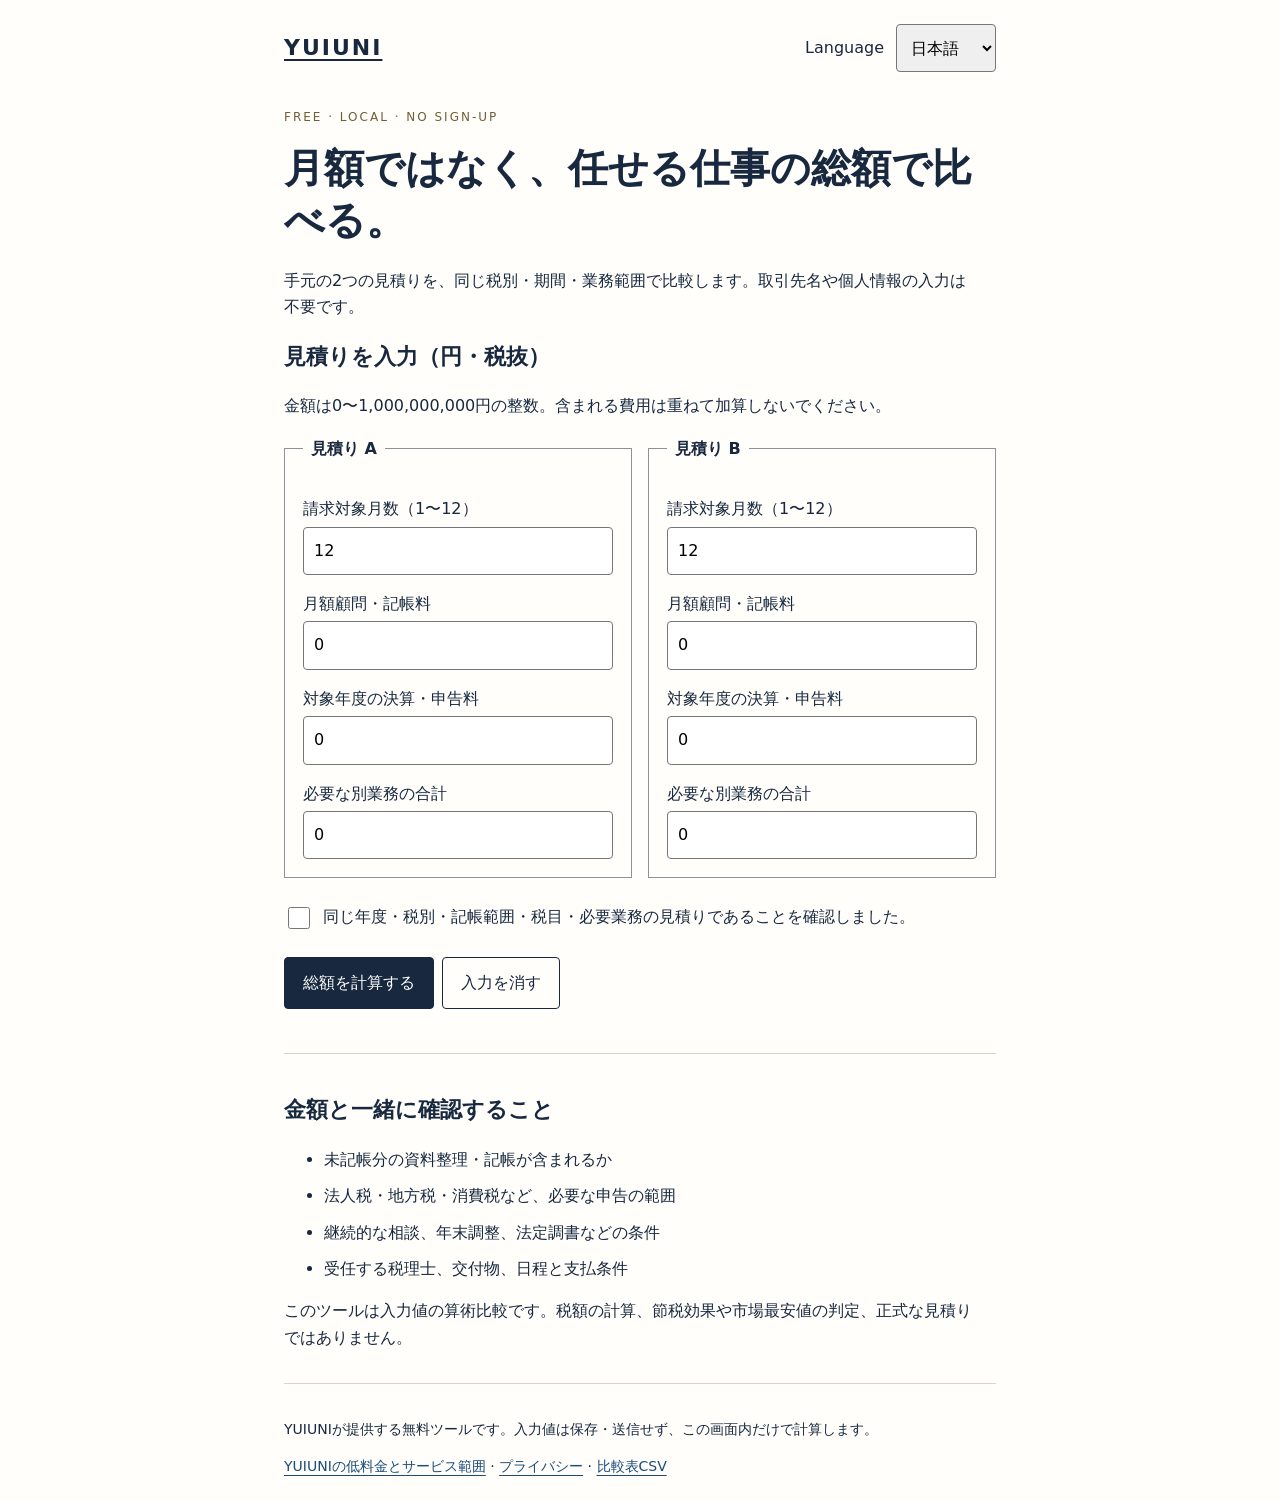
<file: index.html>
<!doctype html>
<html lang="ja">
<head><meta charset="utf-8"><meta name="viewport" content="width=device-width,initial-scale=1"><title>法人会計費用の年間比較 | YUIUNI Accounting Fee Compare</title><meta name="description" content="顧問料・決算料・追加業務を同じ期間と範囲で比較する無料ツール。数字は送信も保存もせず、ブラウザ内で計算します。"><link rel="stylesheet" href="style.css"><script type="module" src="app.mjs"></script></head>
<body><main>
<header><a href="https://yuiuni.co.jp/ja/" target="_blank" rel="noopener noreferrer">YUIUNI</a><label for="language">Language</label><select id="language" name="language"><option value="ja">日本語</option><option value="en">English</option></select></header>
<p class="eyebrow">FREE · LOCAL · NO SIGN-UP</p><h1 data-ja="月額ではなく、任せる仕事の総額で比べる。" data-en="Compare the total cost, not just the monthly fee.">月額ではなく、任せる仕事の総額で比べる。</h1>
<p data-ja="手元の2つの見積りを、同じ税別・期間・業務範囲で比較します。取引先名や個人情報の入力は不要です。" data-en="Compare two quotes for the same tax basis, period and scope. No company names or personal information required.">手元の2つの見積りを、同じ税別・期間・業務範囲で比較します。取引先名や個人情報の入力は不要です。</p>
<form id="compare" method="dialog" action="#result" aria-labelledby="form-title"><h2 id="form-title" data-ja="見積りを入力（円・税抜）" data-en="Enter quotes (JPY, excluding tax)">見積りを入力（円・税抜）</h2><p id="number-hint" data-ja="金額は0〜1,000,000,000円の整数。含まれる費用は重ねて加算しないでください。" data-en="Use whole yen from 0 to 1,000,000,000. Do not add fees already included in a package.">金額は0〜1,000,000,000円の整数。含まれる費用は重ねて加算しないでください。</p>
<div class="quotes"><fieldset><legend data-ja="見積り A" data-en="Quote A">見積り A</legend>
<label for="a-months" data-ja="請求対象月数（1〜12）" data-en="Billed months (1–12)">請求対象月数（1〜12）</label><input id="a-months" name="a-months" type="number" min="1" max="12" step="1" value="12" required aria-invalid="false">
<label for="a-monthly" data-ja="月額顧問・記帳料" data-en="Monthly retainer/bookkeeping">月額顧問・記帳料</label><input id="a-monthly" name="a-monthly" type="number" inputmode="numeric" min="0" max="1000000000" step="1" value="0" required aria-describedby="number-hint" aria-invalid="false">
<label for="a-closing" data-ja="対象年度の決算・申告料" data-en="Closing and filing fee for the year">対象年度の決算・申告料</label><input id="a-closing" name="a-closing" type="number" inputmode="numeric" min="0" max="1000000000" step="1" value="0" required aria-describedby="number-hint" aria-invalid="false">
<label for="a-extras" data-ja="必要な別業務の合計" data-en="Total necessary additional work">必要な別業務の合計</label><input id="a-extras" name="a-extras" type="number" inputmode="numeric" min="0" max="1000000000" step="1" value="0" required aria-describedby="number-hint" aria-invalid="false">
</fieldset><fieldset><legend data-ja="見積り B" data-en="Quote B">見積り B</legend>
<label for="b-months" data-ja="請求対象月数（1〜12）" data-en="Billed months (1–12)">請求対象月数（1〜12）</label><input id="b-months" name="b-months" type="number" min="1" max="12" step="1" value="12" required aria-invalid="false">
<label for="b-monthly" data-ja="月額顧問・記帳料" data-en="Monthly retainer/bookkeeping">月額顧問・記帳料</label><input id="b-monthly" name="b-monthly" type="number" inputmode="numeric" min="0" max="1000000000" step="1" value="0" required aria-describedby="number-hint" aria-invalid="false">
<label for="b-closing" data-ja="対象年度の決算・申告料" data-en="Closing and filing fee for the year">対象年度の決算・申告料</label><input id="b-closing" name="b-closing" type="number" inputmode="numeric" min="0" max="1000000000" step="1" value="0" required aria-describedby="number-hint" aria-invalid="false">
<label for="b-extras" data-ja="必要な別業務の合計" data-en="Total necessary additional work">必要な別業務の合計</label><input id="b-extras" name="b-extras" type="number" inputmode="numeric" min="0" max="1000000000" step="1" value="0" required aria-describedby="number-hint" aria-invalid="false">
</fieldset></div>
<div class="scope"><input id="same-scope" name="same-scope" type="checkbox"><label for="same-scope" data-ja="同じ年度・税別・記帳範囲・税目・必要業務の見積りであることを確認しました。" data-en="I have checked that the quotes cover the same year, tax basis, bookkeeping, returns and required work.">同じ年度・税別・記帳範囲・税目・必要業務の見積りであることを確認しました。</label></div>
<button type="submit" data-ja="総額を計算する" data-en="Calculate totals">総額を計算する</button><button type="reset" class="secondary" data-ja="入力を消す" data-en="Clear inputs">入力を消す</button><output id="result" role="status" aria-live="polite"></output>
</form>
<section><h2 data-ja="金額と一緒に確認すること" data-en="What to check alongside the numbers">金額と一緒に確認すること</h2><ul><li data-ja="未記帳分の資料整理・記帳が含まれるか" data-en="Is bookkeeping for unfinished records included?">未記帳分の資料整理・記帳が含まれるか</li><li data-ja="法人税・地方税・消費税など、必要な申告の範囲" data-en="Which corporate, local and consumption-tax returns are covered?">法人税・地方税・消費税など、必要な申告の範囲</li><li data-ja="継続的な相談、年末調整、法定調書などの条件" data-en="Conditions for ongoing advice, payroll adjustment and statutory reports">継続的な相談、年末調整、法定調書などの条件</li><li data-ja="受任する税理士、交付物、日程と支払条件" data-en="The engaged tax accountant, deliverables, schedule and payment terms">受任する税理士、交付物、日程と支払条件</li></ul><p data-ja="このツールは入力値の算術比較です。税額の計算、節税効果や市場最安値の判定、正式な見積りではありません。" data-en="This tool compares your input amounts. It does not calculate tax, establish tax savings or market-lowest prices, or issue a formal quote.">このツールは入力値の算術比較です。税額の計算、節税効果や市場最安値の判定、正式な見積りではありません。</p></section>
<footer><p data-ja="YUIUNIが提供する無料ツールです。入力値は保存・送信せず、この画面内だけで計算します。" data-en="A free tool by YUIUNI. Input values are neither saved nor transmitted; calculations stay in this page.">YUIUNIが提供する無料ツールです。入力値は保存・送信せず、この画面内だけで計算します。</p><a id="pricing-link" href="https://yuiuni.co.jp/ja/pricing/?utm_source=github&utm_medium=tool&utm_campaign=fee-compare" target="_blank" rel="noopener noreferrer" data-ja="YUIUNIの低料金とサービス範囲" data-en="YUIUNI's low fees and service scope">YUIUNIの低料金とサービス範囲</a> · <a href="privacy.html" data-ja="プライバシー" data-en="Privacy">プライバシー</a> · <a href="quote-comparison-template.csv" download data-ja="比較表CSV" data-en="Comparison CSV">比較表CSV</a></footer>
<noscript><p>計算にはJavaScriptが必要です。式：月額×対象月数＋決算料＋必要な追加業務。 / Enable JavaScript to calculate, or use: monthly fee × billed months + closing fee + necessary extras.</p></noscript>
</main></body></html>
</file>
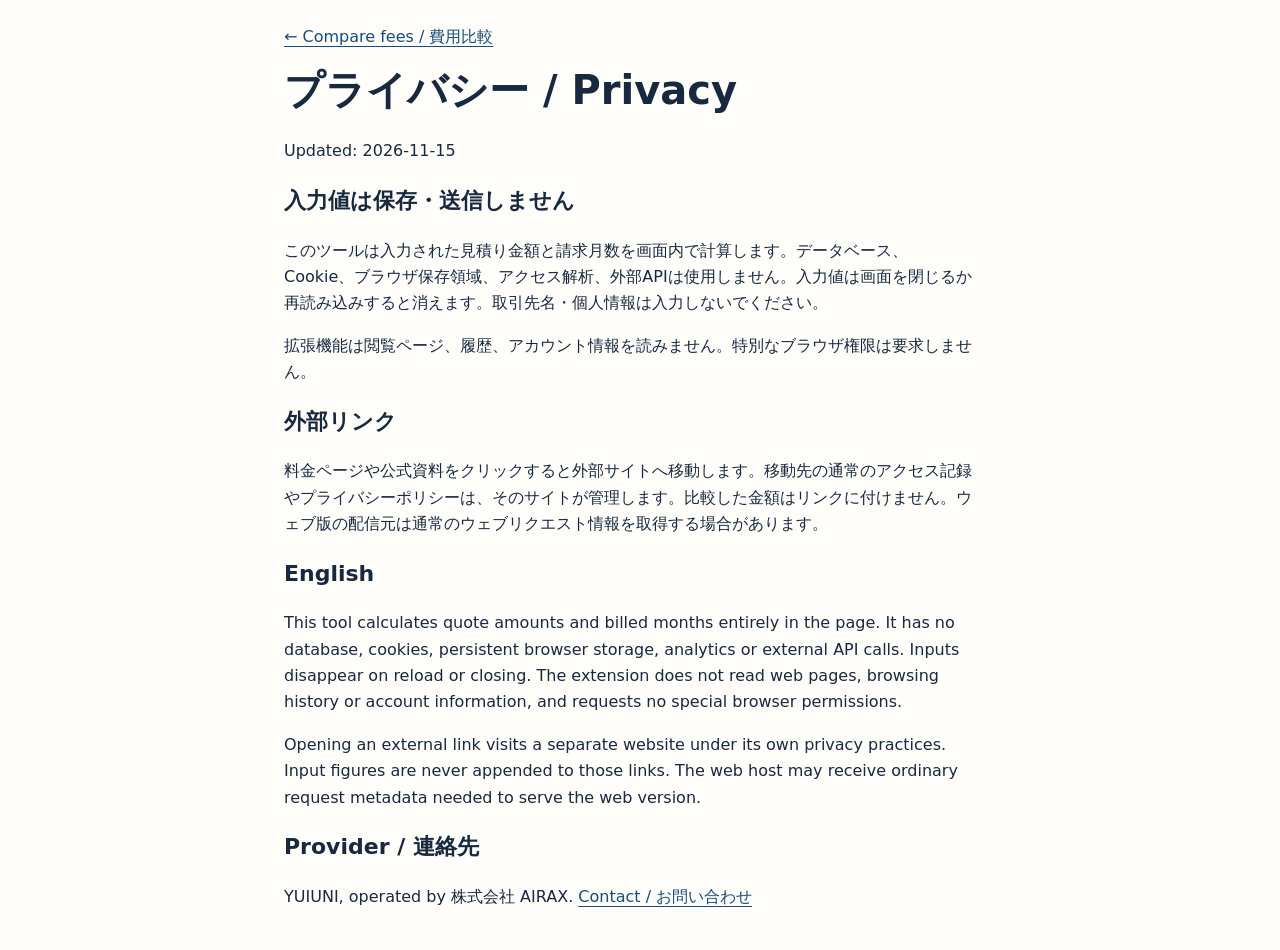
<file: privacy.html>
<!doctype html><html lang="ja"><head><meta charset="utf-8"><meta name="viewport" content="width=device-width,initial-scale=1"><title>Privacy | YUIUNI Accounting Fee Compare</title><link rel="stylesheet" href="style.css"></head><body><main><a href="index.html">← Compare fees / 費用比較</a><h1>プライバシー / Privacy</h1><p>Updated: 2026-11-15</p><h2>入力値は保存・送信しません</h2><p>このツールは入力された見積り金額と請求月数を画面内で計算します。データベース、Cookie、ブラウザ保存領域、アクセス解析、外部APIは使用しません。入力値は画面を閉じるか再読み込みすると消えます。取引先名・個人情報は入力しないでください。</p><p>拡張機能は閲覧ページ、履歴、アカウント情報を読みません。特別なブラウザ権限は要求しません。</p><h2>外部リンク</h2><p>料金ページや公式資料をクリックすると外部サイトへ移動します。移動先の通常のアクセス記録やプライバシーポリシーは、そのサイトが管理します。比較した金額はリンクに付けません。ウェブ版の配信元は通常のウェブリクエスト情報を取得する場合があります。</p><h2>English</h2><p>This tool calculates quote amounts and billed months entirely in the page. It has no database, cookies, persistent browser storage, analytics or external API calls. Inputs disappear on reload or closing. The extension does not read web pages, browsing history or account information, and requests no special browser permissions.</p><p>Opening an external link visits a separate website under its own privacy practices. Input figures are never appended to those links. The web host may receive ordinary request metadata needed to serve the web version.</p><h2>Provider / 連絡先</h2><p>YUIUNI, operated by 株式会社 AIRAX. <a href="https://yuiuni.co.jp/ja/consultation/" target="_blank" rel="noopener noreferrer">Contact / お問い合わせ</a></p></main></body></html>
</file>
<file: style.css>
:root{color-scheme:light;font-family:system-ui,sans-serif;color:#17283f;background:#fffefa;line-height:1.65}*{box-sizing:border-box}body{margin:0;min-width:330px}main{max-width:760px;margin:auto;padding:24px}header{display:flex;align-items:center;gap:12px}header>a{font-size:22px;font-weight:750;margin-inline-end:auto;letter-spacing:2px;color:#17283f}a{color:#194c78;text-underline-offset:4px}.eyebrow{font-size:12px;letter-spacing:2px;margin-top:36px;color:#715e38}h1{font-size:clamp(28px,5vw,40px);line-height:1.3;margin-block:14px 22px}h2{font-size:22px}p{max-width:68ch}.quotes{display:grid;grid-template-columns:repeat(2,minmax(0,1fr));gap:16px}fieldset{min-width:0;margin:0;padding:18px;border:1px solid #8d9299}legend{padding-inline:8px;font-weight:bold}fieldset label{display:block;margin-top:16px;margin-bottom:4px}input[type=number],select{font:inherit;font-size:max(1rem,1em);padding:10px;border:1px solid #767676;border-radius:4px;min-height:48px}input[type=number]{width:100%}input:user-invalid{border:2px solid #a82828;background:#fff2f2}:focus-visible{outline:3px solid #2b6d9d;outline-offset:3px}.scope{display:flex;align-items:flex-start;gap:10px;margin-block:22px}.scope input{margin-top:7px;accent-color:#17283f;min-width:22px;min-height:22px}.scope label{padding-block:4px}button{font:inherit;min-height:48px;border:1px solid #17283f;padding:12px 18px;background:#17283f;color:white;border-radius:4px;margin:0 8px 12px 0;cursor:pointer}.secondary{background:transparent;color:#17283f}output{display:block;white-space:pre-line;font-size:18px;font-weight:650}output:not(:empty){border-inline-start:4px solid #9c8558;padding:18px;background:#f4f0e6;margin-block:12px 28px}section,footer{border-top:1px solid #d9d4c8;margin-top:32px;padding-top:20px}footer{font-size:14px}li{margin-block:10px}@media(max-width:540px){main{padding:18px}.quotes{grid-template-columns:1fr}header label{font-size:13px}h1{font-size:30px}}@media print{header select,header label,button{display:none}main{max-width:100%}}
</file>
